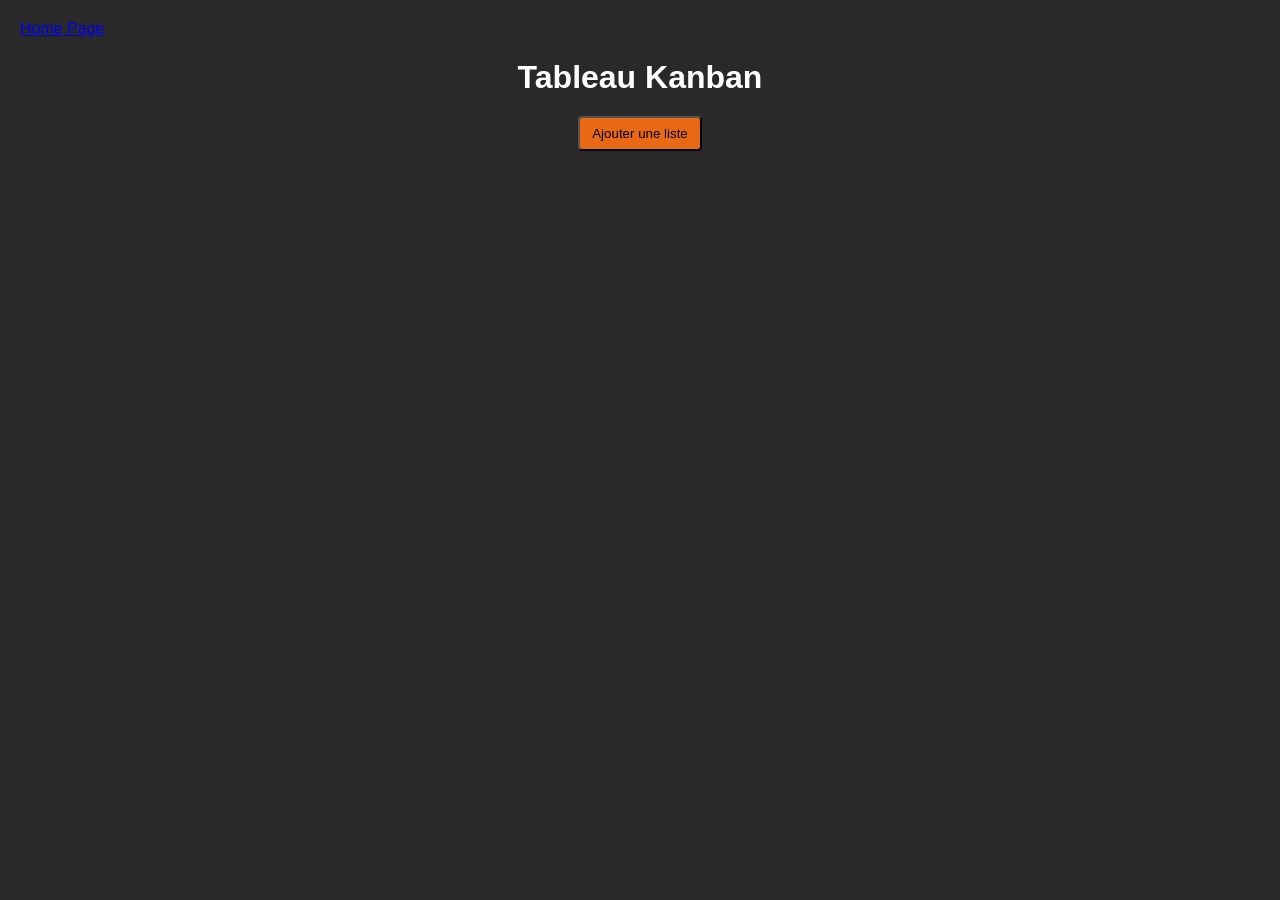
<file: index.html>
<!DOCTYPE html>
<html lang="fr">
<head>
  <meta charset="UTF-8" />
 <meta name="description" content="kanban site.">
  <meta name="viewport" content="width=device-width, initial-scale=1.0">
  <link rel="stylesheet" href="style.css" />
  <title>Tableau Kanban</title>
</head>  
<body>
  <a href="homepage.html" class="connexion" aria-label="Connectez vous">Home Page</a>
 
  <script type="module" src="./main.js"></script>
</body>
</html>
</file>
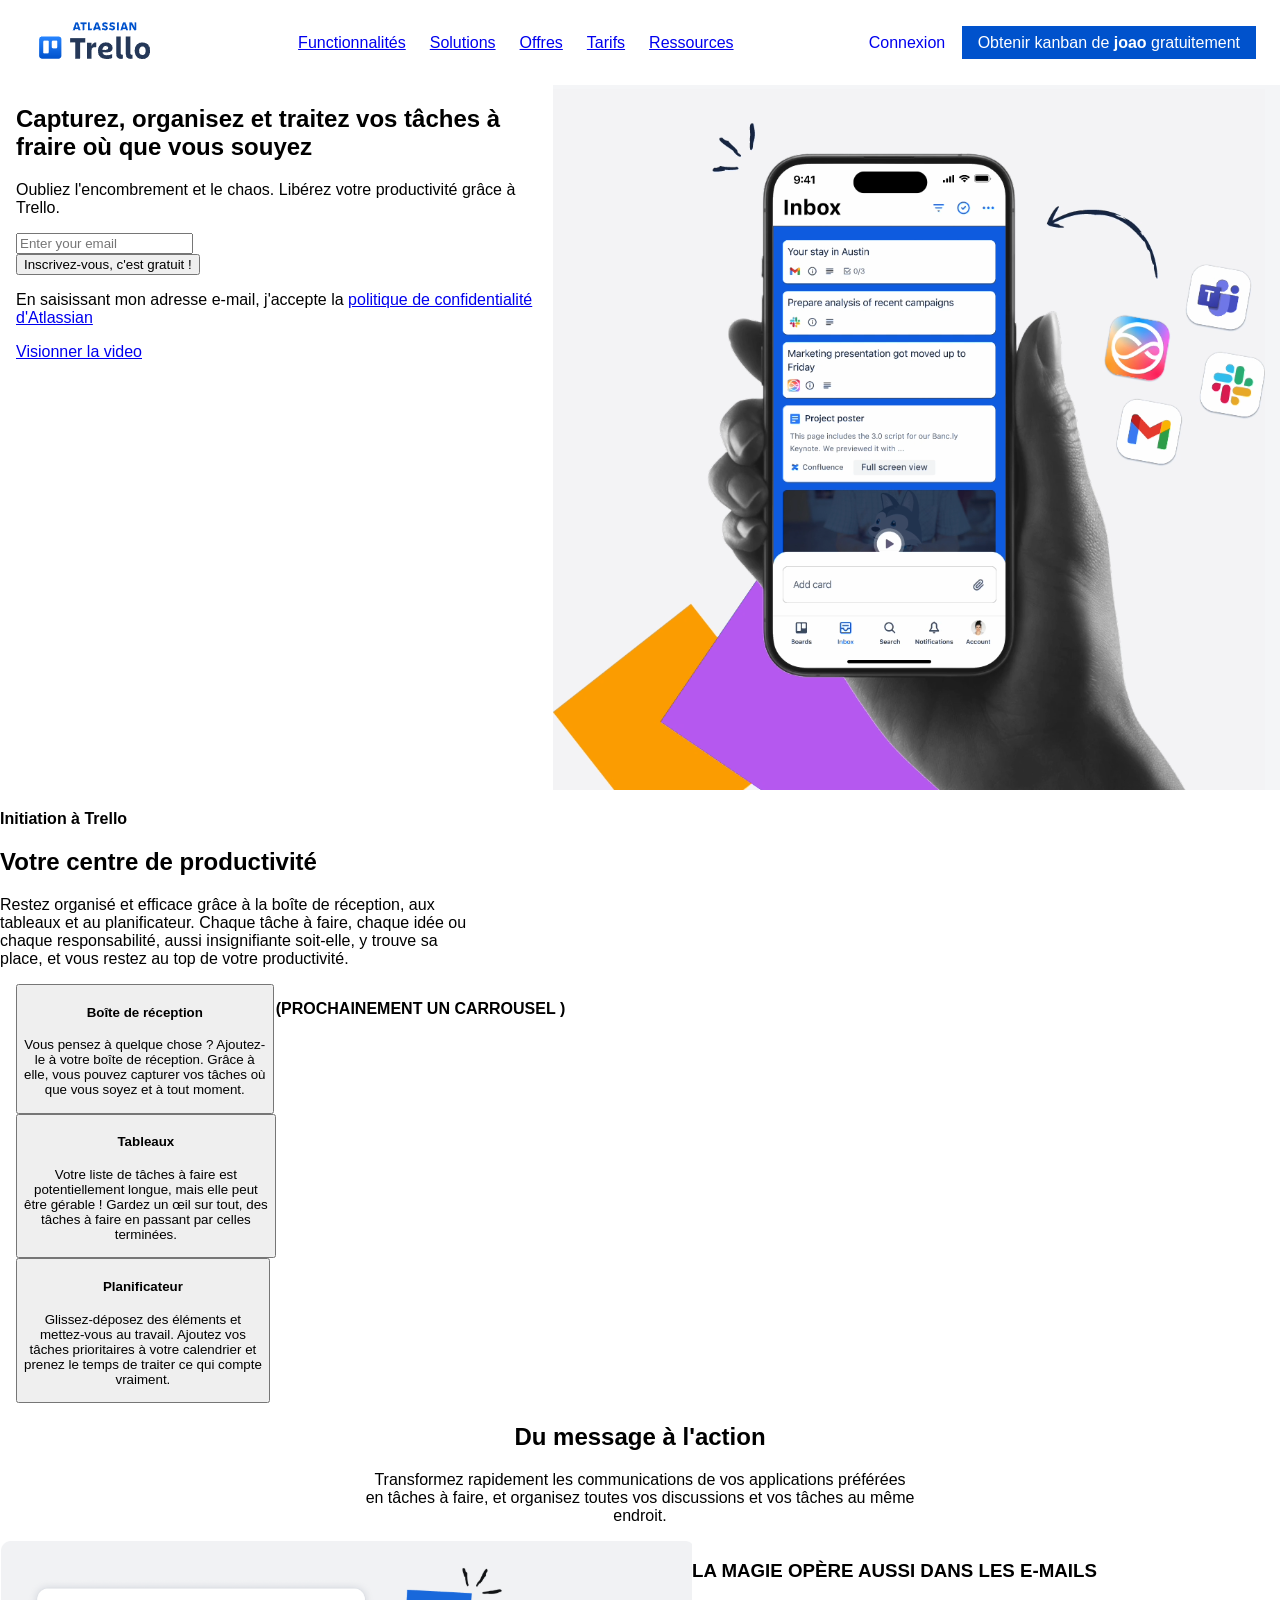
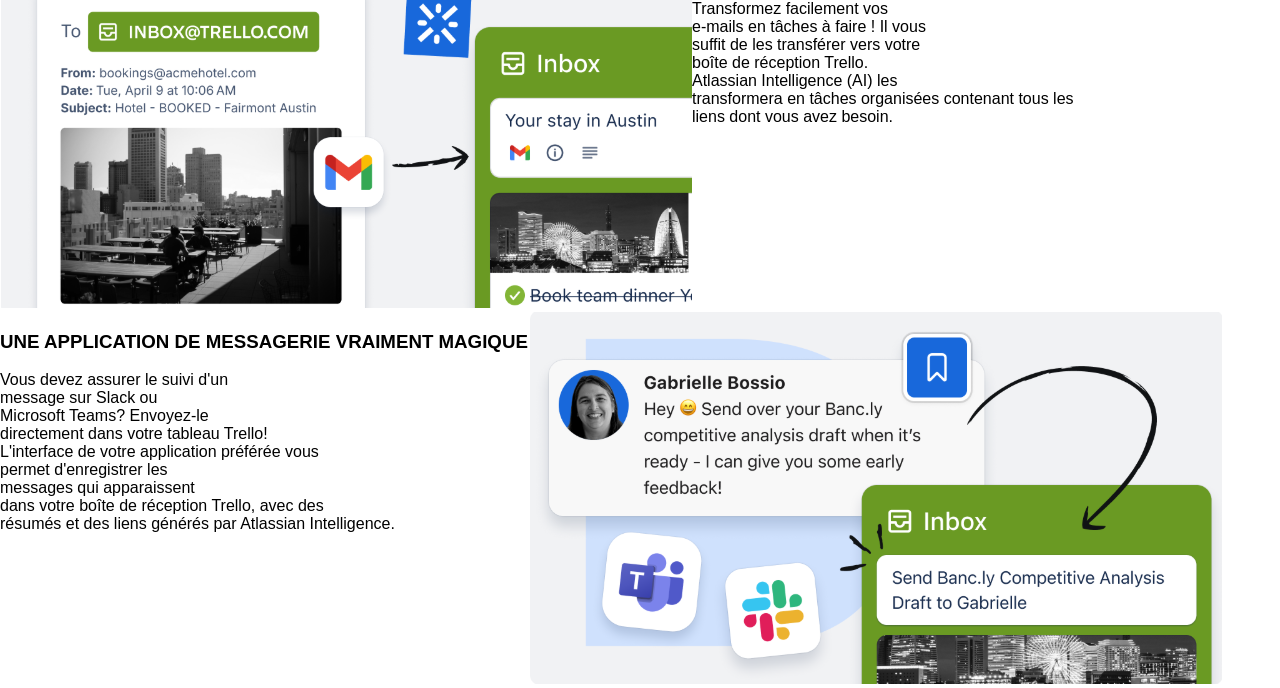
<file: homepage.html>
<!DOCTYPE html>
<html lang="en">

<head>
    <meta charset="UTF-8">
    <meta name="viewport" content="width=device-width, initial-scale=1.0">
    <link rel="stylesheet" href="homepage.css">
    <title>HOMEPAGE</title>
</head>
<header>
    <div><img src="./images/logotrello.png" alt="logotrello"></div>
    <nav>
        <a href="#">Functionnalités</a>
        <a href="#">Solutions</a>
        <a href="#">Offres</a>
        <a href="#">Tarifs</a>
        <a href="#">Ressources</a>
    </nav>
    <div class="connection">
        <a href="#" class="connexion" aria-label="Connectez vous">Connexion</a>
        
        <a href="/index.html" class="obtenir-trello" aria-label="Obtenez trello gratuitement "> Obtenir kanban de <strong> joao</strong>  gratuitement </a>
    </div>
</header>
<main>
    <section class=" container1">
        <div class="inscriptiongauche">
            <h1>
                Capturez, organisez et traitez vos tâches à fraire où que vous souyez
            </h1>
            <p>
                Oubliez l'encombrement et le chaos. Libérez votre productivité grâce à Trello.
            </p>
            <div>
            <input type="email" name="email" id="mon_email" aria-label="entrez votre mail" placeholder="Enter your email" requiered>
            </div>
            <div>
                <button type="submit" aria-label="Inscrivez-vous à Trello, c'est gratuit !">
                    Inscrivez-vous, c'est gratuit !</button>
                </div>
                <p>En saisissant mon adresse e-mail, j'accepte la <a href="#"> politique de confidentialité d'Atlassian</a></p>
<div>
    <a href="#">Visionner la video</a>
</div>
        </div>
        <div class="inscriptionimagedroite">
 <img src="./images/imagephone.png"  alt="image phone" class="image-phone">
        </div>
    </section>


    <div>
        <p><strong>Initiation à Trello</strong></p>
        <h2>Votre centre de productivité</h2>
        <p>Restez organisé et efficace grâce à la boîte de réception, aux <br>
            tableaux et au planificateur. Chaque tâche à faire, chaque idée ou <br>
            chaque responsabilité, aussi insignifiante soit-elle, y trouve sa <br>
            place, et vous restez au top de votre productivité.
        </p>

    </div>
    <section class="container2">
    <div class="textebutoncarrousel">
        <button>
            <h4>Boîte de réception</h4>
            <p>Vous pensez à quelque chose ? Ajoutez-<br>
                le à votre boîte de réception. Grâce à <br>
                elle, vous pouvez capturer vos tâches où <br>
                que vous soyez et à tout moment.
            </p>
         </button><br>
         <button>
            <h4>Tableaux</h4>
            <p>Votre liste de tâches à faire est <br>
                potentiellement longue, mais elle peut<br>
                 être gérable ! Gardez un œil sur tout, des <br>
                 tâches à faire en passant par celles <br>
                 terminées.
            </p>
         </button><br>
         <button>
            <h4>Planificateur</h4>
            <p>Glissez-déposez des éléments et<br>
                 mettez-vous au travail. Ajoutez vos<br>
                  tâches prioritaires à votre calendrier et <br>
                  prenez le temps de traiter ce qui compte <br>
                  vraiment.
            </p>
         </button>
    </div>
    <div class="carrousel">
<p ><STRONG >(PROCHAINEMENT UN CARROUSEL )</STRONG></p>
    </div>
</section>

<section class="container3">
 

    <div class="messageaction">
        <h2> <srong>Du message à l'action</srong></h2>
        <p>Transformez rapidement les communications de vos applications préférées <br>
            en tâches à faire, et organisez toutes vos discussions et vos tâches au même<br>
             endroit.</p>
        </div>
<div class="boxinbox">
    <div class="">
<img src="./images/imageinbox.png"  alt="inbox" class="image-inbox">
    </div>
    <div>
        <h3>LA MAGIE OPÈRE AUSSI DANS LES E-MAILS </h3>
        <p>Transformez facilement vos <br>
            e-mails en tâches à faire ! Il vous<br>
             suffit de les transférer vers votre <br>
             boîte de réception Trello. <br>
             Atlassian Intelligence (AI) les<br>
              transformera en tâches organisées contenant tous les <br>
              liens dont vous avez besoin.<br>
            </p>
    </div>
</div>
<div class="boxmagic">
    <div>
<h3>UNE APPLICATION DE MESSAGERIE VRAIMENT MAGIQUE</h3>
<p>Vous devez assurer le suivi d'un<br>
     message sur Slack ou <br>
     Microsoft Teams? Envoyez-le <br>
     directement dans votre tableau Trello!<br>
     L'interface de votre application préférée vous<br>
      permet d'enregistrer les <br>
      messages qui apparaissent<br>
      dans votre boîte de réception Trello, avec des<br>
       résumés et des liens générés par Atlassian Intelligence.</p>

</div>
<div>
    <img src="./images/imagemagic.png"  alt="imagemagic" class="image-magic">
</div>
</div>
</section>
    
</main>





<body>

</body>

</html>
</file>
<file: style.css>
/* === Bouton “Ajouter une liste” global === */
.bouton-ajouter-liste {
  display: block;
  margin: 0 auto 20px;
  padding: 8px 12px;
  background-color: #e86813;
  color: #000000;
  border-radius: 4px;
  cursor: pointer;
}

/* === Structure générale === */
body {
  font-family: Arial, sans-serif;
  background-color: #f4f4f4;
  margin: 0;
  padding: 20px;
  background-color: rgba(0, 0, 0, 0.839);
}

h1 {
  text-align: center;
  margin-bottom: 20px;
  color: white;
  
}

#tableau-trello {
  display: flex;
  gap: 30px;
  margin-top: 90px;
  overflow-x: auto;
  padding-bottom: 10px;
}

/* === Liste === */
.liste {
  background-color: #dfd3c6;
  padding: 10px;
  width: 250px;
  border-radius: 8px;
  flex-shrink: 0;
  position: relative;
}

.liste h2 {
  font-weight: bold;
  margin-bottom: 10px;
}

/* === Conteneur de tâches === */
.taches {
  min-height: 50px;
  background-color: #f0f0f0;
  padding: 5px;
  border-radius: 4px;
}

/* === Tâche === */
.tache {
  position: relative;
  background-color: #32f11513;
  padding: 8px;
  margin: 10px 0;
  border-radius: 6px;
  cursor: grab;
  box-shadow: 0 1px 2px rgba(0, 0, 0, 0.05);
}

.tache[draggable="true"] {
  cursor: move;
}

.tache:focus {
  outline: 2px solid #0079bf;
  background-color: #fff;
}

/* === Boutons === */
.bouton-ajouter-carte {
  margin-top: 10px;
  width: 100%;
  background-color: #25ad167d;
  color: rgb(0, 0, 0);
  border: none;
  padding: 6px 10px;
  border-radius: 4px;
  cursor: pointer;
}

.bouton-ajouter-carte:hover {
  background-color: #005f9e;
}

.bouton-supprimer-liste,
.bouton-supprimer-carte {
  background: none;
  border: none;
  color: #c00;
  font-size: 16px;
  cursor: pointer;
}

.bouton-supprimer-liste:hover,
.bouton-supprimer-carte:hover {
  color: #f00;
}

.bouton-supprimer-carte {
  position: absolute;
  top: 4px;
  right: 4px;
}

/*  On annule l’absolu et on remet le bouton dans le flux */
.bouton-supprimer-liste {
  position: static;/* annule top/right */
  background: none;
  border: none;
  color: #c00;
  cursor: pointer;
  font-size: 1rem; /* taille à ajuster si besoin */
  margin-left: 0.5rem;  /* espace entre le titre et la croix */
  display: inline-block; /* pour qu’il soit sur la même ligne que le H2 */
  vertical-align: middle;/* aligne le centre du bouton sur le texte */
  
}

/*  On force le H2 à ne pas prendre toute la ligne */
.liste h2 {
  display: inline-block;
  vertical-align: middle;
  margin: 0;/* enlève marge par défaut si besoin */  
  padding: 0;
}

/*  petit hover pour la couleur */
.bouton-supprimer-liste:hover {
  color: #f00;
}


/* === Drag & Drop === */
.en-train-de-glisser,
.en-train-de-glisser-liste {
  opacity: 0.5;
  border: 2px dashed #333;
}
</file>
<file: homepage.css>
body {
    margin:0;
    font-family: arial, sans-serif;
}

header{
    display: flex;
    justify-content: space-between;
    align-items: center;
    padding: 12px 24px;
}

nav{
    display: flex;
    gap:24px;
}


.connexion{
 text-decoration: none;
  padding: 6px 12px;
  border-radius: 4px;
}

.obtenir-trello{
    background-color: #0052cc;
  color: white;
  padding: 8px 16px;
  text-decoration: none;
}

.container1{
    display:flex;

}
.inscriptiongauche{
     margin-left: 1rem;
}
.inscriptionimagedroite{
     
    width: 60%;
    
}
.container2{
    align-items: flex-start;
    display: flex;
    margin-left: 1rem;
}

.messageaction{
    display: block;
    position:relative;
    text-align:center;
    width:100;

}
.textebutoncarrousel{
   
}
.boxinbox{
    display: flex;
}
.boxmagic{
    display: flex;
}
</file>
